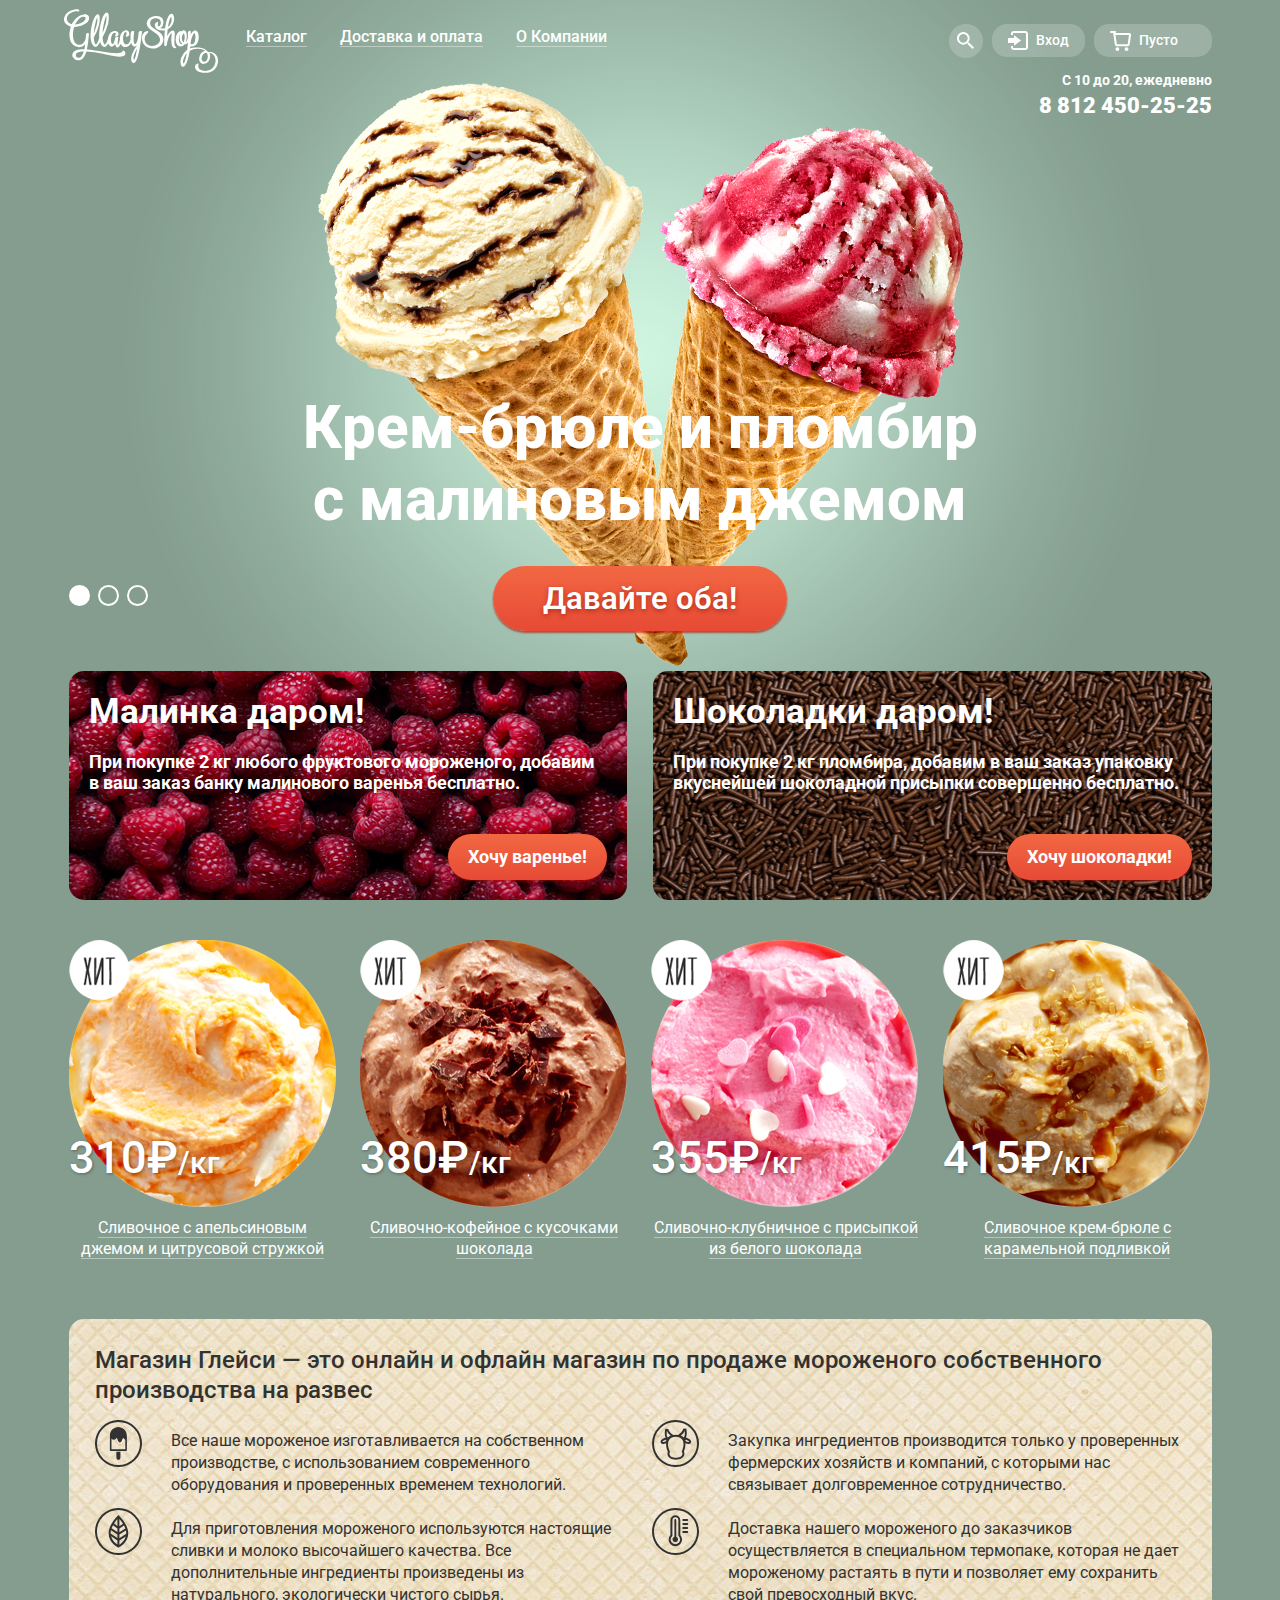
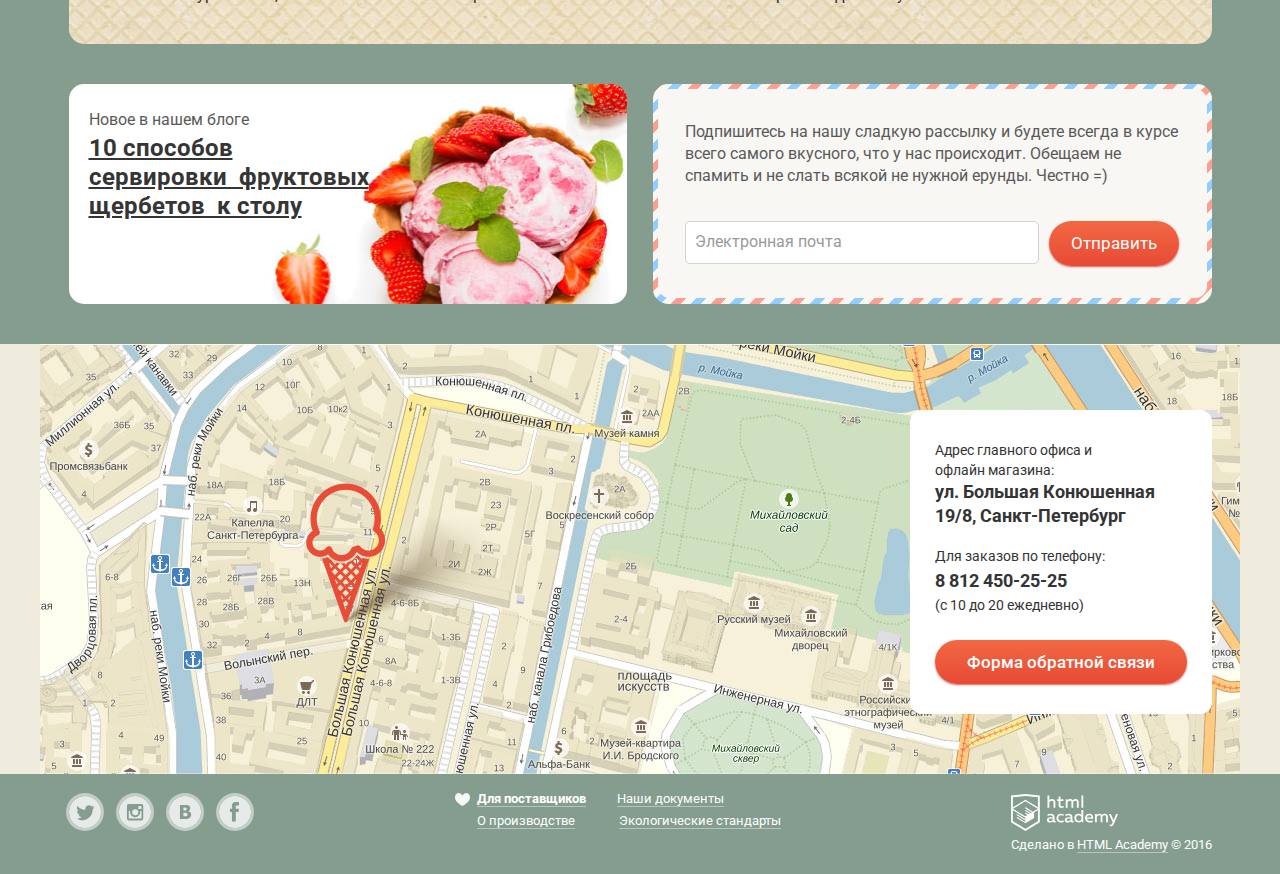
<file: index.html>
<!DOCTYPE html>
<html lang="ru">

<head>
	<meta charset="utf-8">
	<title>HTML Academy: Глейси</title>
	<link href="https://fonts.googleapis.com/css?family=Roboto:700,900,500,400&subset=latin,cyrillic" rel="stylesheet" type="text/css">
	<link rel="stylesheet" href="css/normalize.css">
	<link rel="stylesheet" href="css/style.min.css">
</head>

<body>
	<input type="radio" id="btn-1" name="toggle" checked>
	<input type="radio" id="btn-2" name="toggle">
	<input type="radio" id="btn-3" name="toggle">
	<div class="site-wrapper">
		<div class="content-wrapper">
			<header class="main-header clearfix">
				<div class="logo">
					<img src="img/logo.svg" alt="Gllacy-Shop" width="154" height="64">
				</div>
				<nav class="main-nav">
					<ul>
						<li class="item-top list-nav"><a href="catalog.html"><span>Каталог</span></a>
							<ul class="item-down">
								<li><a href="#" class="link-new"><b class="new-items">Новинки</b></a></li>
								<li><a href="catalog.html">Сливочное</a></li>
								<li><a href="#">Щербеты</a></li>
								<li><a href="#">Фруктовый лед</a></li>
								<li><a href="#">Мелорин</a></li>
							</ul>
						</li>
						<li class="item-top"><a href="#"><span>Доставка и оплата</span></a></li>
						<li class="item-top"><a href="#"><span>О Компании</span></a></li>
					</ul>
				</nav>
				<div class="user-block">
					<div class="search">
						<form action="https://echo.htmlacademy.ru" method="post">
							<input type="search" name="search" placeholder="Что ищем?">
						</form>
					</div>
					<div class="user-input">
						<a href="#">Вход</a>
						<form action="https://echo.htmlacademy.ru" method="post" name="user-input">
							<input type="email" name="email" placeholder="Электронная почта" required>
							<input type="password" name="password" placeholder="Пароль" required>
							<button class="user-input__btn btn" type="submit" name="user-input">Войти</button>
							<a href="#">Забыли пороль?</a>
							<a href="#">Новая регистрация</a>
						</form>
					</div>
					<div class="cart">
						<a class="cart__click" href="#">Пусто</a>
						<div class="cart__list">
							<table>
								<tr class="row1">
									<td>
										<button class="cart__product-del" type="button" name="delede"></button>
									</td>
									<td class="img-product"></td>
									<td class="cart__product-name">Пломбир с апельсиновым джемом </td>
									<td class="cart__massa">1,5 кг</td>
									<td class="cart__price">х 200 руб.</td>
									<td>300 руб.</td>
								</tr>
								<tr class="row2">
									<td>
										<button class="cart__product-del" type="button" name="delede"></button>
									</td>
									<td class="img-product"></td>
									<td class="cart__product-name">Клубничный пломбир с присыпкой из&nbsp;белого шоколада </td>
									<td class="cart__massa">1,5 кг</td>
									<td class="cart__price">х 300 руб.</td>
									<td>450 руб.</td>
								</tr>
								<tr>
									<td colspan="5">Итого:&nbsp;</td>
									<td>750 руб.</td>
								</tr>
							</table>
							<a href="#" class="btn cart__order">Оформить заказ</a>
						</div>
					</div>
					<p class="opening-hours">С 10 до 20, ежедневно
						<span>8&nbsp;812 450-25-25</span>
					</p>
				</div>
			</header>
			<section class="slider">
				<div class="slide" id="slide1">
					<div class="slide-title">Крем-брюле и пломбир с малиновым джемом</div>
					<a class="slide-btn" href="#">Давайте оба!</a>
				</div>
				<div class="slide" id="slide2">
					<div class="slide-title">Шоколадный пломбир и лимонный сорбет</div>
					<a class="slide-btn" href="#">Давайте оба!</a>
				</div>
				<div class="slide" id="slide3">
					<div class="slide-title">Пломбир с помадкой и клубничный щербет</div>
					<a class="slide-btn" href="#">Давайте оба!</a>
				</div>
				<div class="slider-controls">
					<label for="btn-1"></label>
					<label for="btn-2"></label>
					<label for="btn-3"></label>
				</div>
			</section>
			<section class="banners clearfix">
				<article class="banner banner-left">
					<b>Малинка даром!</b>
					<p>При покупке 2 кг любого фруктового мороженого, добавим в ваш заказ банку малинового варенья бесплатно.</p>
					<button class="btn banner__btn" type="button" name="button">Хочу варенье!</button>
				</article>
				<article class="banner banner-right">
					<b>Шоколадки даром!</b>
					<p>При покупке 2 кг пломбира, добавим в ваш заказ упаковку вкуснейшей шоколадной присыпки совершенно бесплатно.</p>
					<button class="btn banner__btn" type="button" name="button">Хочу шоколадки! </button>
				</article>
			</section>
			<section class="showcase clearfix">
				<article class="product product-showcase">
					<div class="image flag">
						<img src="img/products/product-01.png" alt="Сливочное с апельсиновым джемом и цитрусовой стружкой" width="268">
						<div class="price"><b>310&#8381;</b>/кг</div>
					</div>
					<a class="product__title" href="#">
						<span>Сливочное с апельсиновым джемом и цитрусовой стружкой</span>
					</a>
					<div class="product-hover">
						<a class="product-hover__btn btn" href="#">Быстрый просмотр </a>
					</div>
				</article>
				<article class="product product-showcase">
					<div class="image flag">
						<img src="img/products/product-02.png" alt="Сливочно-кофейное с кусочками шоколада" width="268">
						<div class="price"><b>380&#8381;</b>/кг</div>
					</div>
					<a class="product__title" href="#">
						<span>Сливочно-кофейное с кусочками шоколада</span>
					</a>
					<div class="product-hover">
						<a class="product-hover__btn btn" href="#">Быстрый просмотр </a>
					</div>
				</article>
				<article class="product product-showcase">
					<div class="image flag">
						<img src="img/products/product-03.png" alt="Сливочно-клубничное с присыпкой из белого шоколада" width="268">
						<div class="price"><b>355&#8381;</b>/кг</div>
					</div>
					<a class="product__title" href="#">
						<span>Сливочно-клубничное с присыпкой из белого шоколада</span>
					</a>
					<div class="product-hover">
						<a class="product-hover__btn btn" href="#">Быстрый просмотр </a>
					</div>
				</article>
				<article class="product product-showcase">
					<div class="image flag">
						<img src="img/products/product-04.png" alt="Сливочное крем-брюле с карамельной подливкой" width="268">
						<div class="price"><b>415&#8381;</b>/кг</div>
					</div>
					<a class="product__title" href="#">
						<span>Сливочное крем-брюле с карамельной подливкой</span>
					</a>
					<div class="product-hover">
						<a class="product-hover__btn btn" href="#">Быстрый просмотр </a>
					</div>
				</article>
			</section>
			<section class="seo clearfix">
				<strong class="seo__title">Магазин Глейси  — это онлайн и офлайн магазин по продаже мороженого собственного производства на развес</strong>
				<p>Все наше мороженое изготавливается на собственном производстве, с использованием современного оборудования и проверенных временем технологий.</p>
				<p>Закупка ингредиентов производится только у проверенных фермерских хозяйств и компаний, с которыми нас связывает долговременное сотрудничество.</p>
				<p>Для приготовления мороженого используются настоящие сливки и молоко высочайшего качества. Все дополнительные ингредиенты произведены из натурального, экологически чистого сырья. </p>
				<p>Доставка нашего мороженого до заказчиков осуществляется в специальном термопаке, которая не дает мороженому растаять в пути и позволяет ему сохранить свой превосходный вкус.</p>
			</section>
			<section class="news-block clearfix">
				<article class="news-block__item news-blog">
					<b>Новое в нашем блоге</b>
					<div class="wrapper-link">
						<a href="#">10 способов сервировки&nbsp; фруктовых щербетов&nbsp; к&nbsp;столу</a>
					</div>
				</article>
				<div class="news-block__item newsletter-subscription">
					<form action="https://echo.htmlacademy.ru" method="post">
						<p>Подпишитесь на нашу сладкую рассылку и будете всегда в курсе всего самого вкусного, что у нас происходит. Обещаем не спамить и не слать всякой не нужной ерунды. Честно =)</p>
						<button class="newsletter-btn btn" type="submit" name="submit-email">Отправить</button>
						<div class="input-wrapper">
							<input id="newsletter" type="text" name="email-newsletter" required>
							<div class="wrapper-placeholder">
								<label for="newsletter" class="placeholder-email">Электронная почта</label>
							</div>
						</div>
					</form>
				</div>
			</section>
		</div>
		<div class="map-wrapper" id="yandex-map">
			<div class="content-wrapper">
				<div class="contacts-info">
					<p>Адрес главного офиса и
						<br>офлайн магазина:
						<br>
						<b class="contacts">ул. Большая Конюшенная 19/8, Санкт-Петербург</b></p>
					<p class="contacts-tel">Для заказов по телефону:
						<br>
						<b class="contacts">8 812 450-25-25</b>
						<br>(с 10 до 20 ежедневно)</p>
					<a class="btn contacts-btn" href="#">Форма обратной связи</a>
				</div>
			</div>
		</div>
		<div class="content-wrapper">
			<footer class="main-footer clearfix">
				<section class="footer-social">
					<a href="#" class="social-btn social-btn-tw">Твиттере</a>
					<a href="#" class="social-btn social-btn-inst">Инстаграм</a>
					<a href="#" class="social-btn social-btn-vk">В Контакте</a>
					<a href="#" class="social-btn social-btn-fb">Фейсбук</a>
				</section>
				<section class="footer-nav">
					<ul>
						<li><a href="#">Для поставщиков</a></li>
						<li><a href="#">Наши документы</a></li>
						<li><a href="#">О производстве</a></li>
						<li><a href="#">Экологические стандарты</a></li>
					</ul>
				</section>
				<section class="footer-copyright">
					<a href="https://htmlacademy.ru" class="htmlacademy-logo" target="_blank"><img src="img/logo-htmlacademy.svg" alt="HtmlAcademy"></a>
					Сделано в <a href="https://htmlacademy.ru" target="_blank">HTML Academy</a> &copy; 2016
				</section>
			</footer>
		</div>
	</div>
	<div class="form-feedback">
		<div class="feedback-popup clearfix">
			<div class="close"></div>
			<h2 class="feedback-popup__title">Мы обязательно вам ответим!</h2>
			<form action="https://echo.htmlacademy.ru" method="post">
				<input id="us-nam" type="text" name="user-name" required>
				<div class="wrapper-placeholder">
					<label class="placeholder-name" for="us-nam">Как вас зовут ?</label>
				</div>
				<input id="fb-email" type="text" name="user-mail" required>
				<div class="wrapper-placeholder">
					<label class="placeholder-email" for="fb-email">Ваша почта для ответа ?</label>
				</div>
				<textarea name="user-spam" id="spam" required></textarea>
				<div class="wrapper-placeholder">
					<label class="placeholder-spam" for="spam">Напишите что-нибудь...</label>
				</div>
				<button class="feedback-btn btn" type="submit" name="feedback-email">Отправить</button>
			</form>
		</div>
	</div>
	<script type="text/javascript" charset="utf-8" src="https://api-maps.yandex.ru/services/constructor/1.0/js/?sid=ON5h-TjftL0PH4Al54mWabH_V998vWcS&height=430&id=yandex-map&lang=ru_RU&sourceType=constructor"></script>
	<script src="js/main.min.js"></script>
</body>

</html>
</file>
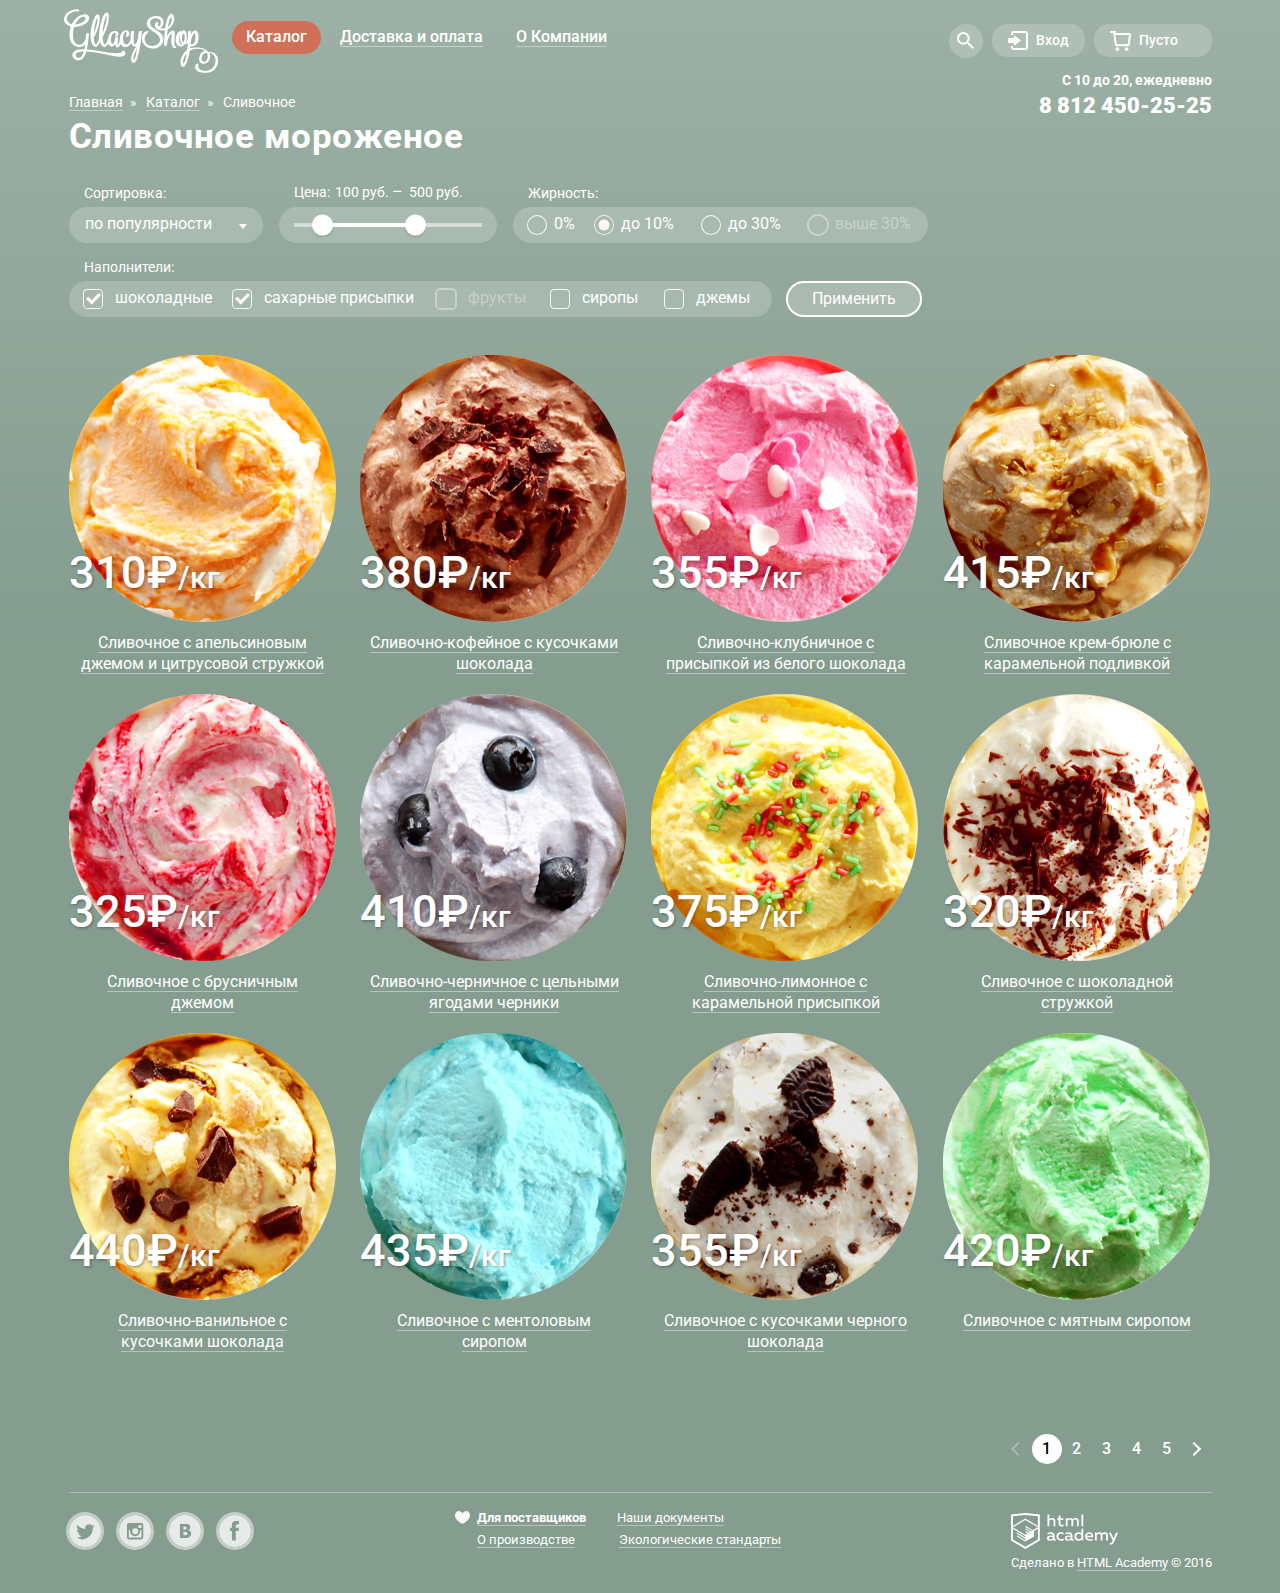
<file: catalog.html>
<!DOCTYPE html>
<html lang="ru">

<head>
	<meta charset="utf-8">
	<title>HTML Academy: Глейси</title>
	<link href="https://fonts.googleapis.com/css?family=Roboto:700,900,500,400&subset=latin,cyrillic" rel="stylesheet" type="text/css">
	<link rel="stylesheet" href="css/normalize.css">
	<link rel="stylesheet" href="css/style.min.css">
</head>

<body>
	<div class="site-wrapper site-wrapper--gradient">
		<div class="content-wrapper">
			<header class="main-header clearfix">
				<div class="main-header__left-column clearfix">
					<a href="index.html" class="logo">
						<img src="img/logo.svg" alt="Gllacy-Shop" width="154" height="64">
					</a>
					<nav class="main-nav">
						<ul>
							<li class="item-top item-top--inner list-nav"><span>Каталог</span>
								<ul class="item-down">
									<li><a href="#" class="link-new"><b class="new-items">Новинки</b></a></li>
									<li class="item-down--inner">Сливочное</li>
									<li><a href="#">Щербеты</a></li>
									<li><a href="#">Фруктовый лед</a></li>
									<li><a href="#">Мелорин</a></li>
								</ul>
							</li>
							<li class="item-top"><a href="#"><span>Доставка и оплата</span></a></li>
							<li class="item-top"><a href="#"><span>О Компании</span></a></li>
						</ul>
					</nav>
					<div class="breadcrumbs">
						<a href="index.html">Главная</a>»
						<a href="#">Каталог</a>»
						<span class="activ">Сливочное</span>
					</div>
				</div>
				<div class="user-block">
					<div class="search">
						<form action="https://echo.htmlacademy.ru" method="post">
							<input type="search" name="search" placeholder="Что ищем?">
						</form>
					</div>
					<div class="user-input">
						<a href="#">Вход</a>
						<form action="https://echo.htmlacademy.ru" method="post" name="user-input">
							<input type="email" name="email" placeholder="Электронная почта" required>
							<input type="password" name="password" placeholder="Пароль" required>
							<button class="user-input__btn btn" type="submit" name="user-input">Войти</button>
							<a href="#">Забыли пороль?</a>
							<a href="#">Новая регистрация</a>
						</form>
					</div>
					<div class="cart">
						<a class="cart__click" href="#">Пусто</a>
						<div class="cart__list">
							<table>
								<tr class="row1">
									<td>
										<button class="cart__product-del" type="button" name="delede"></button>
									</td>
									<td class="img-product"></td>
									<td class="cart__product-name">Пломбир с апельсиновым джемом </td>
									<td class="cart__massa">1,5 кг</td>
									<td class="cart__price">х 200 руб.</td>
									<td>300 руб.</td>
								</tr>
								<tr class="row2">
									<td>
										<button class="cart__product-del" type="button" name="delede"></button>
									</td>
									<td class="img-product"></td>
									<td class="cart__product-name">Клубничный пломбир с присыпкой из&nbsp;белого шоколада </td>
									<td class="cart__massa">1,5 кг</td>
									<td class="cart__price">х 300 руб.</td>
									<td>450 руб.</td>
								</tr>
								<tr>
									<td colspan="5">Итого:&nbsp;</td>
									<td>750 руб.</td>
								</tr>
							</table>
							<a href="#" class="btn cart__order">Оформить заказ</a>
						</div>
					</div>
					<p class="opening-hours">С 10 до 20, ежедневно
						<span>8&nbsp;812 450-25-25</span>
					</p>
				</div>
			</header>
			<div class="catalog-wrapper clearfix">
				<div class="catalog-creamy clearfix">
					<h1 class="catalog-creamy__title">Сливочное мороженое</h1>
					<section class="catalog-creamy__filter clearfix">
						<form action="https://echo.htmlacademy.ru" method="post" name="catalog-creamy__filter">
							<div class="filter-sorting">
								<label class="sorting__title title">Сортировка:</label>
								<select name="choice" class="sorting__select">
									<option value="popular" selected>по популярности</option>
									<option value="descending-pictures">сначала недорогие</option>
									<option value="increasing-price">сначала дорогие</option>
									<option value="of-fat">по жирности</option>
								</select>
							</div>
							<div class="filter-range">
								<label class="min-range">Цена:
									<input type="text" name="min-gange" value="100">руб.
								</label>
								<span>–</span>
								<label class="max-range">
									<input type="text" name="max-gange" value="500">руб.
								</label>
								<div class="range-control">
									<div class="scale">
										<div class="bar"></div>
										<div class="range-toggle pange-taggle--min"></div>
										<div class="range-toggle pange-taggle--max"></div>
									</div>
								</div>
							</div>
							<div class="filter-of-fat">
								<span class="title">Жирность:</span>
								<div class="filter-of-fat__inner-wrapper">
									<input id="0%" type="radio" name="fat" value="0%">
									<input id="10%" type="radio" name="fat" value="10%" checked>
									<input id="30%" type="radio" name="fat" value="30%">
									<input id="top30%" type="radio" name="fat" value="top30%" disabled>
									<label for="0%"><span>0%</span></label>
									<label for="10%"><span>до 10%</span></label>
									<label for="30%"><span>до 30%</span></label>
									<label for="top30%"><span>выше 30%</span></label>
								</div>
							</div>
							<div class="filter-fillers">
								<span class="title">Наполнители:</span>
								<div class="filter-fillers__inner-wrapper">
									<input type="checkbox" id="chocolate" name="filler-chocolate" checked>
									<input type="checkbox" id="sugar-powder" name="filler-sugar-powder" checked>
									<input type="checkbox" id="fruit" name="filler-fruit" disabled>
									<input type="checkbox" id="syrups" name="filler-syrups">
									<input type="checkbox" id="jams" name="filler-jams">
									<label for="chocolate"><span>шоколадные</span></label>
									<label for="sugar-powder"><span>сахарные присыпки</span></label>
									<label for="fruit"><span>фрукты</span></label>
									<label for="syrups"><span>сиропы</span></label>
									<label for="jams"><span>джемы</span></label>
								</div>
							</div>
							<input class="btn-filter-form btn" type="submit" value="Применить" name="submit-filter-form">
						</form>
					</section>
					<section class="contents-directory clearfix">
						<article class="product">
							<div class="image">
								<img src="img/products/product-01.png" alt="Сливочное с апельсиновым джемом и цитрусовой стружкой" width="268">
								<div class="price"><b>310&#8381;</b>/кг</div>
							</div>
							<div class="product__title">
								<span>Сливочное с апельсиновым джемом и цитрусовой стружкой</span>
							</div>
							<div class="product-hover">
								<a class="product-hover__btn btn" href="#">Быстрый просмотр</a>
							</div>
						</article>
						<article class="product">
							<div class="product-hover">
								<a class="product-hover__btn btn" href="#">Быстрый просмотр </a>
							</div>
							<div class="image">
								<img src="img/products/product-02.png" alt="Сливочно-кофейное с кусочками шоколада" width="268">
								<div class="price"><b>380&#8381;</b>/кг</div>
							</div>
							<div class="product__title">
								<span>Сливочно-кофейное с кусочками шоколада</span>
							</div>
						</article>
						<article class="product">
							<div class="product-hover">
								<a class="product-hover__btn btn" href="#">Быстрый просмотр</a>
							</div>
							<div class="image">
								<img src="img/products/product-03.png" alt="Сливочно-клубничное с присыпкой из белого шоколада" width="268">
								<div class="price"><b>355&#8381;</b>/кг</div>
							</div>
							<div class="product__title">
								<span>Сливочно-клубничное с присыпкой из белого шоколада</span>
							</div>
						</article>
						<article class="product">
							<div class="product-hover">
								<a class="product-hover__btn btn" href="#">Быстрый просмотр</a>
							</div>
							<div class="image">
								<img src="img/products/product-04.png" alt="Сливочное крем-брюле с карамельной подливкой" width="268">
								<div class="price"><b>415&#8381;</b>/кг</div>
							</div>
							<div class="product__title">
								<span>Сливочное крем-брюле с карамельной подливкой</span>
							</div>
						</article>
						<article class="product">
							<div class="product-hover">
								<a class="product-hover__btn btn" href="#">Быстрый просмотр</a>
							</div>
							<div class="image">
								<img src="img/products/product-05.png" alt="Сливочное с брусничным джемом" width="268">
								<div class="price"><b>325&#8381;</b>/кг</div>
							</div>
							<div class="product__title">
								<span>Сливочное с брусничным джемом</span>
							</div>
						</article>
						<article class="product">
							<div class="product-hover">
								<a class="product-hover__btn btn" href="#">Быстрый просмотр</a>
							</div>
							<div class="image">
								<img src="img/products/product-06.png" alt="Сливочно-черничное с цельными ягодами черники " width="268">
								<div class="price"><b>410&#8381;</b>/кг</div>
							</div>
							<div class="product__title">
								<span>Сливочно-черничное с цельными ягодами черники </span>
							</div>
						</article>
						<article class="product">
							<div class="product-hover">
								<a class="product-hover__btn btn" href="#">Быстрый просмотр</a>
							</div>
							<div class="image">
								<img src="img/products/product-07.png" alt="Сливочно-лимонное с карамельной присыпкой" width="268">
								<div class="price"><b>375&#8381;</b>/кг</div>
							</div>
							<div class="product__title">
								<span>Сливочно-лимонное с карамельной присыпкой</span>
							</div>
						</article>
						<article class="product">
							<div class="product-hover">
								<a class="product-hover__btn btn" href="#">Быстрый просмотр</a>
							</div>
							<div class="image">
								<img src="img/products/product-08.png" alt="Сливочное с шоколадной стружкой" width="268">
								<div class="price"><b>320&#8381;</b>/кг</div>
							</div>
							<div class="product__title">
								<span>Сливочное с шоколадной стружкой</span>
							</div>
						</article>
						<article class="product">
							<div class="product-hover">
								<a class="product-hover__btn btn" href="#">Быстрый просмотр</a>
							</div>
							<div class="image">
								<img src="img/products/product-09.png" alt="Сливочно-ванильное с кусочками шоколада" width="268">
								<div class="price"><b>440&#8381;</b>/кг</div>
							</div>
							<div class="product__title">
								<span>Сливочно-ванильное с кусочками шоколада</span>
							</div>
						</article>
						<article class="product">
							<div class="product-hover">
								<a class="product-hover__btn btn" href="#">Быстрый просмотр</a>
							</div>
							<div class="image">
								<img src="img/products/product-10.png" alt="Сливочноe с ментоловым сиропом" width="268">
								<div class="price"><b>435&#8381;</b>/кг</div>
							</div>
							<div class="product__title">
								<span>Сливочноe с ментоловым сиропом</span>
							</div>
						</article>
						<article class="product">
							<div class="product-hover">
								<a class="product-hover__btn btn" href="#">Быстрый просмотр</a>
							</div>
							<div class="image">
								<img src="img/products/product-11.png" alt="Сливочное с кусочками черного шоколада" width="268">
								<div class="price"><b>355&#8381;</b>/кг</div>
							</div>
							<div class="product__title">
								<span>Сливочное с кусочками черного шоколада</span>
							</div>
						</article>
						<article class="product">
							<div class="product-hover">
								<a class="product-hover__btn btn" href="#">Быстрый просмотр</a>
							</div>
							<div class="image">
								<img src="img/products/product-12.png" alt="Сливочное с мятным сиропом" width="268">
								<div class="price"><b>420&#8381;</b>/кг</div>
							</div>
							<div class="product__title">
								<span>Сливочное с мятным сиропом</span>
							</div>
						</article>
					</section>
					<div class="paginator">
						<a href="#prev" class="prev disabled">Назад</a>
						<a href="#1" class="current">1</a>
						<a href="#2">2</a>
						<a href="#3">3</a>
						<a href="#4">4</a>
						<a href="#5">5</a>
						<a href="#next" class="next">Вперёд</a>
					</div>
				</div>
			</div>
			<footer class="main-footer clearfix">
				<section class="footer-social">
					<a href="#" class="social-btn social-btn-tw">Твиттере</a>
					<a href="#" class="social-btn social-btn-inst">Инстаграм</a>
					<a href="#" class="social-btn social-btn-vk">В Контакте</a>
					<a href="#" class="social-btn social-btn-fb">Фейсбук</a>
				</section>
				<section class="footer-nav">
					<ul>
						<li><a href="#">Для поставщиков</a></li>
						<li><a href="#">Наши документы</a></li>
						<li><a href="#">О производстве</a></li>
						<li><a href="#">Экологические стандарты</a></li>
					</ul>
				</section>
				<section class="footer-copyright">
					<a href="https://htmlacademy.ru" class="htmlacademy-logo" target="_blank"><img src="img/logo-htmlacademy.svg" alt="HtmlAcademy"></a>
					Сделано в <a href="https://htmlacademy.ru" target="_blank">HTML Academy</a> &copy; 2016
				</section>
			</footer>
		</div>
	</div>
	<script src="js/main.min.js"></script>
</body>

</html>
</file>
<file: css/style.min.css>
body{background-color:#849d8f;color:#fff;font-family:"Roboto","Arial",sans-serif;font-size:18px;line-height:1.2}.clearfix::after{content:'';display:block;clear:both}.btn{display:inline-block;vertical-align:top;font-size:15px;font-weight:bold;color:#fff;border-radius:30px;text-decoration:none;padding:8px 30px;background:#f26843;background:-webkit-linear-gradient(top,#f26843 0,#e74a35 100%);background:linear-gradient(to bottom,#f26843 0,#e74a35 100%);border:0;box-shadow:0 1px 2px rgba(172,16,0,0.64)}.btn:hover{background:-webkit-linear-gradient(top,#f58669 0,#ec6f5e 100%);background:linear-gradient(to bottom,#f58669 0,#ec6f5e 100%);box-shadow:0 1px 2px rgba(172,16,0,1)}.btn:active{outline:0;background:-webkit-linear-gradient(top,#d84732 0,#e1613e 100%);background:linear-gradient(to bottom,#d84732 0,#e1613e 100%);box-shadow:inset 0 1px 2px rgba(172,16,0,1)}body>input[type="radio"]{display:none}.site-wrapper{min-width:900px;background-repeat:no-repeat;background-position:top center;-webkit-transition:background-image .5s ease,background-color 1s ease;transition:background-image .5s ease,background-color 1s ease}.site-wrapper::before,.site-wrapper::after{content:"";visibility:hidden}.site-wrapper::before,.site-wrapper::after{background-image:url("../img/slider-main-pic1.png")}.site-wrapper::after{background-image:url("../img/slider-main-pic2.png")}.site-wrapper--gradient{position:relative;height:647px;background-image:-webkit-linear-gradient(rgba(255,255,255,.2),rgba(255,255,255,0));background-image:linear-gradient(rgba(255,255,255,.2),rgba(255,255,255,0))}.content-wrapper{position:relative;min-width:860px;max-width:1143px;margin:0 auto;padding:0 2.3%}.main-header{font-family:"Roboto","Arial",sans-serif;font-weight:500;padding-top:9px}.main-header__left-column{float:left;width:565px}.logo{width:154px;height:64px;margin-left:-5px;float:left}.main-nav{width:396px;min-height:65px;float:left;font-size:16px;padding-left:14px}.main-nav a{color:#fff;text-decoration:none}.main-nav ul{margin:0;padding:0;list-style:none}.item-top{float:left;margin-top:18px;margin-right:5px}.item-top a{padding-left:14px;padding-right:14px}.item-top span{border-bottom:1px solid rgba(255,255,255,0.4)}.item-top:hover span{border-bottom:0}.item-top>a:hover,.list-nav:hover>a{border:1px solid #fff;color:#000;background-color:rgba(255,255,255,0.8);padding:5px 13px;border-radius:20px}.item-top>a:active{border:0;color:#333;background-color:#ededed;padding:6px 14px;border-radius:20px;box-shadow:inset 0 1px 2px #696969}.item-top--inner span{color:#fff;background-color:#d07058;padding:6px 14px;padding-bottom:8px;border-radius:20px;border:0;cursor:default}.item-down--inner{color:#fff;background-color:#d07058;font-weight:normal;padding:6px 16px;padding-left:19px;margin:5px auto;cursor:default}.list-nav{position:relative;padding-bottom:12px}.list-nav .item-down{position:absolute;display:none;min-width:145px;top:31px;left:-5px;font-size:14px;background-color:#f8f7f4;border-radius:5px;box-shadow:0 20px 30px 2px rgba(0,0,0,0.35);z-index:10}.list-nav:hover .item-down{display:block;z-index:100}.item-down a{display:block;font-weight:normal;color:#343434;padding:6px 16px;padding-right:0;padding-left:19px;margin:5px auto}.item-down a:hover{border:0;border-radius:0;background-color:#fbded7}.item-down a:active{background-color:#f6b5a5;box-shadow:none}.item-down .link-new{padding-left:10px}.item-down .new-items{border-bottom:1px solid rgba(0,0,0,0.2);font-weight:700;padding-left:9px;padding-right:59px;padding-bottom:7px}.user-block{float:right;width:270px;font-size:14px;font-weight:500;text-align:right;padding-top:15px}.search{display:inline-block;vertical-align:top;position:relative;padding:17px;background-color:rgba(255,255,255,0.2);background-image:url(../img/icons/bg-search.svg);background-repeat:no-repeat;background-position:8px 8px;border-radius:50%;font-size:0;cursor:pointer}.search:hover{background-color:#f8f7f4;background-image:url(../img/icons/bg-search-hov.svg);background-repeat:no-repeat;background-position:8px 8px}.search::after,.user-input::after,.cart::after{display:block;position:absolute;top:20px;left:0;content:'';width:34px;height:30px}.search form{display:none;position:absolute;color:#999;font-family:"Roboto","Arial",sans-serif;font-size:14px;font-weight:normal;border:15px solid #f8f7f4;background-color:#f8f7f4;border-radius:5px;box-shadow:0 20px 30px 2px rgba(0,0,0,0.35);top:36px;left:-237px}.search:hover form{display:block;z-index:100}.search input{box-sizing:border-box;outline:0;min-width:241px;border:1px solid #d3d3d2;border-radius:4px;font:inherit;color:inherit;padding:10px 11px;vertical-align:middle}.user-input{display:inline-block;vertical-align:top;position:relative;font-size:0;margin-left:6px}.user-input>a{display:block;color:#fff;text-decoration:none;padding:8px 16px;padding-left:44px;background-color:rgba(255,255,255,0.2);background-image:url(../img/icons/bg-input.svg);background-repeat:no-repeat;background-position:16px center;border-radius:15px;font-size:14px}.user-input:hover>a{background-color:#f8f7f4;background-image:url(../img/icons/bg-input-hov.svg);color:#323232;font-weight:500}.user-input::after{top:20px;left:4px;width:85px;height:30px}.user-input form{display:none;position:absolute;width:272px;padding:15px;padding-top:20px;padding-bottom:13px;color:#999;font-family:"Roboto","Arial",sans-serif;font-size:14px;font-weight:normal;line-height:22.5px;background:#f8f7f4;border-radius:5px;box-shadow:0 20px 30px 2px rgba(0,0,0,0.35);top:36px;left:-180px;box-sizing:border-box;text-align:left;z-index:10}.user-input:hover>form[name="user-input"]{display:block;z-index:100}.user-input input{box-sizing:border-box;width:242px;margin-bottom:10px;outline:0;min-width:241px;border:1px solid #d3d3d2;border-radius:4px;padding:10px 11px}.user-input__btn{display:block;float:left;margin-top:5px;margin-right:20px}form[name="user-input"] a{font-size:13px;color:#333}form[name="user-input"] a:hover{color:#ec593c}.cart{position:relative;display:inline-block;vertical-align:top;font-size:0;margin-left:6px}.cart::after{top:20px;left:4px;width:110px;height:30px}.cart .cart__click{display:block;vertical-align:top;color:#fff;text-decoration:none;padding:8px 34px;padding-left:45px;background-color:rgba(255,255,255,0.2);background-image:url(../img/icons/bg-cart.svg);background-repeat:no-repeat;background-position:16px center;border-radius:15px;font-size:14px}.cart:hover .cart__click{color:#f8f7f4;background-color:#f8f7f4;background-image:url(../img/icons/bg-cart-hov.svg),url(../img/icons/bg-cart-filled.svg);background-repeat:no-repeat;background-position:16px center,20px 10px}.cart:hover .cart__click::before{content:"2 товара";position:absolute;color:#313131}.cart:hover .cart__list{display:block;z-index:100}.cart__list{display:none;position:absolute;padding:15px;background-color:#f8f7f4;font-size:13px;color:#333;border-radius:5px;top:36px;right:0;box-shadow:0 20px 30px 2px rgba(0,0,0,0.35)}.cart__list table{width:510px;border-collapse:collapse;text-align:left}.cart__list td{padding:10px 0}.cart__product-del{position:relative;width:23px;height:23px;border:0;background:0;outline:0;cursor:pointer}.cart__product-del::before,.cart__product-del::after{position:absolute;content:'';height:1px;width:14px;background:#000;left:0;top:7px}.cart__product-del::before{-webkit-transform:rotate(45deg);transform:rotate(45deg)}.cart__product-del::after{-webkit-transform:rotate(-45deg);transform:rotate(-45deg)}.img-product{width:43px}.row1 .img-product{background:url(../img/products/product-01.png) no-repeat left;background-size:33px 33px}.row2 .img-product{background:url(../img/products/product-03.png) no-repeat left 7px;background-size:33px 33px}.cart__product-name{width:245px}.cart__massa{width:7%}.cart__price{color:gray}.cart__list tr:last-child{font-size:15px;font-weight:bold;color:#333}td[colspan="5"]{text-align:right;border-top:1px solid #cacac7;padding-top:15px}td[colspan="5"]+td{border-top:1px solid #cacac7;padding-top:15px}.cart__order{float:right;padding-left:20px;padding-right:20px;margin-bottom:10px}.opening-hours{font-size:14px;font-weight:bold;margin-bottom:0;text-align:right;width:175px;float:right}.opening-hours span{font-size:22px;font-weight:900;line-height:1.5}.breadcrumbs{float:left;font-size:14px;font-weight:normal;margin-top:20px}.breadcrumbs a{color:#fff;text-decoration:none;margin:0 7px;margin-left:6px;border-bottom:1px solid rgba(255,255,255,0.4)}.breadcrumbs a:hover,.breadcrumbs a:active{color:#ffbc9e;border-color:rgba(255,188,158,0.3)}.breadcrumbs a:first-child{margin-left:0}.breadcrumbs span{margin-left:6px}.slider{position:relative;padding-top:270px;margin-bottom:40px;text-align:center;color:#fff}.slide{display:none}.slide-title{width:700px;margin:0 auto;margin-bottom:30px;font-weight:800;font-size:60px}.slide-btn{display:inline-block;padding:12px 50px;font-weight:600;font-size:31px;line-height:41px;vertical-align:top;color:#fff;text-decoration:none;text-shadow:0 2px 5px rgba(160,32,11,0.76);background:#f26843;background:-webkit-linear-gradient(top,#f26843 0,#e74a35 100%);background:linear-gradient(to bottom,#f26843 0,#e74a35 100%);border-radius:100px;box-shadow:0 2px 2px rgba(172,16,0,0.64)}.slide-btn:hover{background:-webkit-linear-gradient(top,#f58669 0,#ec6f5e 100%);background:linear-gradient(to bottom,#f58669 0,#ec6f5e 100%);box-shadow:0 2px 2px rgba(172,16,0,1)}.slide-btn:active{background:-webkit-linear-gradient(top,#d84732 0,#e1613e 100%);background:linear-gradient(to bottom,#d84732 0,#e1613e 100%);box-shadow:inset 0 2px 2px rgba(172,16,0,1)}.slider-controls{position:absolute;bottom:25px;left:0;z-index:20;font-size:0}.slider-controls label{display:inline-block;width:17px;height:17px;margin-right:8px;vertical-align:top;background-color:transparent;border:2px solid #fff;border-radius:50%;cursor:pointer}.slider-controls label:hover{background-color:rgba(255,255,255,0.4)}#btn-1:checked ~ .site-wrapper #slide1,#btn-2:checked ~ .site-wrapper #slide2,#btn-3:checked ~ .site-wrapper #slide3{display:block}#btn-1:checked ~ .site-wrapper{background-color:#849d8f;background-image:url("../img/slider-main-pic1.png")}#btn-2:checked ~ .site-wrapper{background-color:#8996a6;background-image:url("../img/slider-main-pic2.png")}#btn-3:checked ~ .site-wrapper{background-color:#9d8b84;background-image:url("../img/slider-main-pic3.png")}#btn-1:checked ~ .site-wrapper label[for="btn-1"],#btn-2:checked ~ .site-wrapper label[for="btn-2"],#btn-3:checked ~ .site-wrapper label[for="btn-3"]{background-color:#fff}.banners{margin-bottom:40px}.banners .banner{padding:20px;float:left;width:48.9%;min-height:229px;border-radius:15px;box-sizing:border-box;font-weight:bold}.banners .banner-left{background:#7e162c url(../img/bg-banner-raspderry.png) repeat-y center}.banners .banner-right{background:#462a1c url(../img/bg-banner-chocolate.png) repeat-y center;float:right}.banners b{font-size:35px}.banners p{min-height:65px}.banners .banner__btn{font-size:18px;line-height:34px;float:right;padding:6px 20px}.showcase,.contents-directory{font-size:0;margin-bottom:40px}.contents-directory{margin-bottom:52px}.product{width:23.5%;display:inline-block;vertical-align:top;margin-right:2%;text-align:center;position:relative;margin-bottom:20px}.product:nth-child(4n){margin-right:0}.product::before{content:'';display:none;position:absolute;background-color:rgba(255,255,255,0.3);left:-6px;right:-6px;top:-8px;bottom:-8px}.image{position:relative;margin-bottom:10px;background-color:#c5c5c5;border-radius:50%;text-align:left;max-width:267px}.image img{max-width:100%;height:auto}.flag::before{content:'';position:absolute;width:61px;height:61px;background-image:url(../img/bg-flag.png)}.price{position:absolute;bottom:14%;left:0;font-size:30px;line-height:13.13px;font-weight:500;text-shadow:1px 1px 3px rgba(49,50,53,0.5)}.price b{font-size:45px;font-weight:500}.product__title{position:relative;text-align:center;font-size:16px;line-height:21px;color:#fff;text-decoration:none;width:93%;margin:0 auto}a.product__title:hover,a.product__title:hover span,a.product__title:active,a.product__title:active span{color:#ffbc9e;border-color:rgba(255,188,158,0.3)}.product span{border-bottom:1px solid rgba(255,255,255,0.4);font-weight:400}.product-hover{position:absolute;background-color:rgba(255,255,255,0.3);left:-6px;right:-6px;display:none;bottom:-82px;padding:20px 0;z-index:10}.product:hover .product-hover,.product:hover:before{display:block}.product-hover__btn{position:relative;top:84.5%;display:block;padding-left:10px;padding-right:10px;width:174px;text-align:center;margin:0 auto}.seo{margin-bottom:40px;min-height:306px;font-size:0;background-color:#eee1c5;background-image:url(../img/bg-seo.jpg);padding:2.3%;border-radius:15px;box-sizing:border-box;color:#323232}.seo__title{display:block;font-size:24px;font-weight:500;line-height:30px;margin-bottom:15px}.seo p{display:inline-block;width:48.9%;vertical-align:top;margin:0;margin-bottom:12px;padding-top:10px;padding-left:7%;background-image:url(../img/icons/ice-cream.svg);background-repeat:no-repeat;font-size:16px;font-weight:normal;line-height:22px;box-sizing:border-box}.seo p:nth-child(2n){margin-right:2.2%}.seo p:nth-child(3){background-image:url(../img/icons/cow.svg);background-repeat:no-repeat}.seo p:nth-child(4){background-image:url(../img/icons/leaf.svg);background-repeat:no-repeat}.seo p:nth-child(5){background-image:url(../img/icons/thermometer.svg);background-repeat:no-repeat}.news-block{margin-bottom:40px}.news-block__item{padding:20px;float:left;width:48.9%;min-height:220px;border-radius:15px;box-sizing:border-box;font-weight:bold}.news-blog{background-color:#fff;background-image:url(../img/bg-newsblog.jpg);background-repeat:no-repeat;background-position:right}.news-blog>b{display:block;color:#5a5a58;font-size:16px;font-weight:normal;line-height:28px;padding-top:2px}.wrapper-link{width:290px}.wrapper-link>a:hover{color:#ec593c}.wrapper-link>a:active{color:#ec593c}.wrapper-link>a{color:#353535;font-size:24px;font-weight:bold;line-height:29px;background-color:rgba(255,255,255,0.8)}.newsletter-subscription{float:right;background-image:-webkit-repeating-linear-gradient(315deg,#f8f7f4 14px,#92cdff 14px,#92cdff 21px,#f8f7f4 21px,#f8f7f4 28px,#fe9e90 28px,#fe9e90 35px,#f8f7f4 35px,#f8f7f4 42px);background-image:repeating-linear-gradient(135deg,#f8f7f4 14px,#92cdff 14px,#92cdff 21px,#f8f7f4 21px,#f8f7f4 28px,#fe9e90 28px,#fe9e90 35px,#f8f7f4 35px,#f8f7f4 42px);padding:5px}.newsletter-subscription form{font-size:16px;font-weight:normal;line-height:24.3px;background-color:#f8f7f4;padding:16px 5%;border-radius:12px}.newsletter-subscription p{color:#5a5a5a;line-height:22px;min-height:89px;margin-bottom:11px}.input-wrapper{margin-right:140px}.newsletter-subscription input{outline:0;font-family:"Roboto","Arial",sans-serif;font-size:16px;font-weight:bold;color:#353535;border:1px solid #d3d3d3;border-radius:5px;box-sizing:border-box;padding:11px 9px;margin-bottom:18px;width:100%}.newsletter-btn{font-size:17px;font-weight:normal;padding:10px 22px;float:right;margin-bottom:3%}.map-wrapper{margin:0 auto;min-height:430px;background-color:#efecde;background-image:url(../img/bg-map.jpg);background-repeat:no-repeat;background-position:center}.contacts-info{position:relative;float:right;top:66px;width:302px;min-height:304px;background-color:#fff;border-radius:12px;color:#343434;font-size:14px;line-height:20px;padding:25px;box-sizing:border-box;z-index:10}.contacts-info .contacts{font-size:18px;line-height:24px}.contacts-info p{margin-top:5px;margin-bottom:18px}p.contacts-tel{margin-bottom:25px}.contacts-tel .contacts{line-height:29px}.contacts-btn{position:relative;-webkit-transform:translateX(-50%);transform:translateX(-50%);left:50%;font-size:17px;font-weight:500;padding:12px 32px}.catalog-creamy__title{font-size:35px;line-height:30px;margin:0;margin-bottom:27px;letter-spacing:.015em}.catalog-creamy__filter{width:860px;font-size:16px;margin-bottom:28px}.catalog-creamy__filter label{font-size:14px}.filter-sorting{width:196px;float:left}.title{display:inline-block;vertical-align:top;font-size:14px;line-height:2;margin-left:15px}.sorting__title{position:relative;width:100px}.sorting__select{position:relative;border-color:transparent;background-color:rgba(255,255,255,0.2);outline:0;border-radius:50px;height:36px;width:194px;padding-bottom:3px;padding-left:15px;-webkit-appearance:none;-o-appearance:none;-moz-appearance:none;-ms-appearance:none;appearance:none;text-indent:.01px;text-overflow:''}.sorting__select::-ms-expand{display:none}.sorting__title::before{content:'';display:block;position:absolute;border-top:5px solid #fff;border-left:4px solid transparent;border-right:4px solid transparent;border-bottom:0 solid transparent;left:155px;top:45px}.sorting__select:hover{background-color:#fff;color:black}.filter-range{width:220px;float:left;margin-left:14px}.filter-range .min-range{margin-left:15px}.filter-range input{outline:0;border:0;background:transparent;color:inherit;font:inherit;font-size:14px;padding:5px 2px 6px;width:25px}.range-control{position:relative;height:36px;width:218px;background-color:rgba(255,255,255,0.2);outline:0;border-radius:50px}.range-control .scale{position:absolute;width:188px;height:4px;background-color:rgba(255,255,255,0.5);left:50%;top:50%;margin-left:-94px;margin-top:-2px}.range-control .bar{height:4px;background-color:#fff;margin-left:15%;width:50%}.range-toggle{position:absolute;width:21px;height:21px;background-color:#fff;border-radius:50%;top:50%;-webkit-transform:translateY(-50%);transform:translateY(-50%);box-shadow:0 2px 2px rgba(0,0,0,0.1);cursor:pointer}.pange-taggle--min{margin-left:-10px;left:15%}.pange-taggle--max{margin-left:17px;left:50%}.filter-of-fat,.filter-fillers{width:415px;float:left;margin-left:14px;margin-bottom:10px}.filter-of-fat__inner-wrapper,.filter-fillers__inner-wrapper{position:relative;height:36px;width:415px;background-color:rgba(255,255,255,0.2);outline:0;border-radius:50px}.filter-fillers,.filter-fillers__inner-wrapper{width:703px;margin-left:0}.filter-of-fat__inner-wrapper input,.filter-fillers__inner-wrapper input{display:none}.filter-of-fat__inner-wrapper label,.filter-fillers__inner-wrapper label{position:relative;display:inline-block;vertical-align:top;width:18px;height:18px;border-radius:50%;box-shadow:0 0 0 1px #f8f7f4;margin-left:15px;margin-right:57px;top:50%;-webkit-transform:translateY(-50%);transform:translateY(-50%)}.filter-fillers__inner-wrapper label{border-radius:20%}.filter-fillers__inner-wrapper label::before{display:none;content:'';position:absolute;left:3px;top:3px;width:10px;height:5px;border:3px solid #fff;border-top:transparent;border-right:transparent;-webkit-transform:rotate(deg45);transform:rotate(-45deg)}.filter-of-fat__inner-wrapper label:hover,.filter-fillers__inner-wrapper label:hover{box-shadow:0 0 0 1px #f8f7f4,inset 0 0 0 1px #f8f7f4}label[for="0%"]{margin-right:30px}label[for="10%"],label[for="30%"]{margin-right:70px}label span{font-size:16px;position:absolute;left:6px;top:50%;-webkit-transform:translateY(-55%);transform:translateY(-55%);display:block;padding-left:20px;width:80px}.filter-fillers__inner-wrapper span{left:11px}label[for="sugar-powder"] span{width:160px}input:checked[id="0%"] ~ label[for="0%"],input:checked[id="10%"] ~ label[for="10%"],input:checked[id="30%"] ~ label[for="30%"],input:checked[id="top30%"] ~ label[for="top30%"]{background:-webkit-radial-gradient(circle,#f8f7f4 5px,#aabab0 6px);background:radial-gradient(circle,#f8f7f4 5px,#aabab0 6px)}input:disabled[id="0%"] ~ label[for="0%"],input:disabled[id="10%"] ~ label[for="10%"],input:disabled[id="30%"] ~ label[for="30%"],input:disabled[id="top30%"] ~ label[for="top30%"],input:disabled[id="chocolate"] ~ label[for="chocolate"],input:disabled[id="sugar-powder"] ~ label[for="sugar-powder"],input:disabled[id="fruit"] ~ label[for="fruit"],input:disabled[id="syrups"] ~ label[for="syrups"],input:disabled[id="jams"] ~ label[for="jams"]{background:-webkit-radial-gradient(circle,#aabab0 5px,#aabab0 6px);background:-webkit-radial-gradient(circle,#aabab0 5px,#aabab0 6px);background:radial-gradient(circle,#aabab0 5px,#aabab0 6px);box-shadow:0 0 0 2px rgba(248,247,244,0.4);color:rgba(248,247,244,0.4)}label[for="chocolate"]{margin-right:112px}label[for="sugar-powder"]{margin-right:167px}label[for="fruit"],label[for="syrups"]{margin-right:77px}input:checked[id="chocolate"] ~ label[for="chocolate"]::before,input:checked[id="sugar-powder"] ~ label[for="sugar-powder"]::before,input:checked[id="fruit"] ~ label[for="fruit"]::before,input:checked[id="syrups"] ~ label[for="syrups"]::before,input:checked[id="jams"] ~ label[for="jams"]::before{display:block}.btn-filter-form{outline:0;margin-top:28px;margin-left:14px;background:#aabab0;font:inherit;box-shadow:inset 0 0 0 2px #fff;line-height:36px;padding:0 26px}.btn-filter-form:hover{background:#fff;color:#000;box-shadow:none}.btn-filter-form:active{background:#ededed;box-shadow:inset 0 2px 1px #696969}.paginator{min-width:210px;min-height:30px;float:right;font:inherit;font-size:0;font-weight:500;white-space:nowrap;padding:10px 0;margin-bottom:18px}.paginator a{position:relative;font-size:16px;display:inline-block;vertical-align:middle;min-width:30px;height:30px;text-decoration:none;color:#fff;text-align:center;line-height:30px;border-radius:50%}.paginator a:hover{background-color:rgba(255,255,255,0.3);color:#fff}.paginator a:active{background-color:#fff;color:#000}a.prev{font-size:0}a.next{font-size:0}a.next::before,a.prev::before{content:'';display:block;position:absolute;width:8px;height:8px;border-left:2px solid #fff;border-top:2px solid #fff;top:10px;left:11.5px}a.next::before{-webkit-transform:rotate(135deg);transform:rotate(135deg);left:7.5px}a.prev::before{-webkit-transform:rotate(-45deg);transform:rotate(-45deg)}a.next:active,a.prev:active{background-color:rgba(255,255,255,0.3)}a.current,a.current:hover,a.current:active{background-color:#fff;color:#000;cursor:default}a.disabled,a.disabled:hover,a.disabled:active{opacity:.3;background:0;cursor:default}.catalog-creamy{border-bottom:1px solid rgba(255,255,255,0.3)}.main-footer{min-height:86px;padding-top:14px}.footer-social{width:220px;float:left;font-size:0;padding-top:8px}.footer-social a{display:inline-block;vertical-align:top;width:32px;height:32px;border-radius:50%;margin-right:18px;margin-bottom:18px;background-repeat:no-repeat;box-shadow:0 0 0 3px rgba(255,255,255,0.5)}.footer-social a:hover{box-shadow:0 0 0 4px rgba(255,255,255,91)}.footer-social a:active{box-shadow:0 0 0 4px rgba(255,255,255,0.81),inset 0 2px 1px 0 #888}.social-btn-tw{background-image:url(../img/icons/icon-twit.svg)}.social-btn-inst{background-image:url(../img/icons/icon-inst.svg)}.social-btn-vk{background-image:url(../img/icons/icon-vk.svg)}.social-btn-fb{background-image:url(../img/icons/icon-fb.svg)}.footer-nav{position:absolute;left:50%;width:370px;margin-left:-185px;float:left;font-size:0}.footer-nav ul{margin:0;padding:0;list-style:none}.footer-nav li{display:inline-block;vertical-align:top;padding-left:22px;font-size:13px;font-weight:normal;text-align:right;line-height:22px;margin-right:9px}.footer-nav li:first-child{background-image:url(../img/icons/icon-heart.svg);background-repeat:no-repeat;background-position:0 center;font-weight:bold}.footer-nav li:last-child{padding-left:35px}.footer-nav a{text-decoration:none;color:#fff;border-bottom:1px solid rgba(255,255,255,0.4)}.footer-nav a:hover{color:#ffbc9e;border-color:rgba(255,188,158,0.3)}.footer-nav a:active{color:#ffbc9e;border-color:rgba(255,188,158,0.3)}.footer-copyright{padding-top:6px;float:right;font-size:13px;font-weight:normal;line-height:18px}.footer-copyright a{text-decoration:none;color:#fff;border-bottom:1px solid rgba(255,255,255,0.4)}a.htmlacademy-logo{display:block;border:0}.footer-copyright a:hover{color:#ffbc9e;border-color:rgba(255,188,158,0.3)}.footer-copyright a:active{color:#ffbc9e;border-color:rgba(255,188,158,0.3)}.form-feedback{display:none;position:fixed;background-color:rgba(0,0,0,0.3);width:100%;height:100%;top:0;left:0;z-index:100}.opener{display:block}.feedback-popup{position:absolute;top:338px;top:25.1%;left:50%;margin-left:-239px;width:478px;height:442px;background-color:#f8f7f4;border-radius:10px;z-index:1100;color:#343434;padding:15px 25px;box-sizing:border-box}.close{width:23px;height:23px;position:absolute;top:15px;right:15px;background:#f8f7f4;cursor:pointer}.close::before,.close::after{content:'';display:block;position:absolute;width:2px;height:23px;background-color:#000;-webkit-transform:;transform:rotate(45deg);left:50%}.close::after{-webkit-transform:rotate(-45deg);transform:rotate(-45deg)}.feedback-popup__title{font-size:24px;font-weight:500;margin:0}.wrapper-placeholder{position:relative}.input-wrapper label,.feedback-popup label{position:absolute;top:-34px;left:16px;font-size:16px;color:#9a9a9a;line-height:24.3px;font-weight:normal;-webkit-transition:.5s ease all;transition:.5s ease all}.input-wrapper label{top:-52px;left:10px}label.placeholder-spam{position:absolute;top:-165px}.feedback-popup input{border:1px solid rgba(178,178,178,0.51);line-height:24.3px;font-size:16px;font-weight:bold;color:#353535;padding:9px 15px;width:267px;box-sizing:border-box;border-radius:5px;margin-top:20px;outline:0}.feedback-popup textarea{display:block;width:100%;height:155px;border:1px solid rgba(178,178,178,0.51);border-radius:5px;font-size:16px;font-weight:bold;color:#353535;margin:20px 0;padding:11px 15px;outline:0;box-sizing:border-box}.input-wrapper input:hover,.feedback-popup input:hover,.feedback-popup textarea:hover{border-color:rgba(154,154,154,0.52);box-shadow:0 0 0 1px rgba(154,154,154,0.52)}.input-wrapper input:focus,.feedback-popup input:focus,.feedback-popup textarea:focus{border-color:rgba(46,136,228,0.52);box-shadow:0 0 0 1px rgba(46,136,228,0.52)}input[name="email-newsletter"]:focus ~ .wrapper-placeholder .placeholder-email,input[name="user-name"]:focus ~ .wrapper-placeholder .placeholder-name,input[name="user-mail"]:focus ~ .wrapper-placeholder .placeholder-email,textarea[name="user-spam"]:focus ~ .wrapper-placeholder .placeholder-spam{font-size:11px;color:rgba(46,136,228,0.52);-webkit-transform:translateY(-32px);transform:translateY(-32px)}input[name="email-newsletter"]:valid ~ .wrapper-placeholder .placeholder-email,input[name="user-name"]:valid ~ .wrapper-placeholder .placeholder-name,input[name="user-mail"]:valid ~ .wrapper-placeholder .placeholder-email,textarea[name="user-spam"]:valid ~ .wrapper-placeholder .placeholder-spam{font-size:11px;color:#9a9a9a;-webkit-transform:translateY(-32px);transform:translateY(-32px)}input[name="email-newsletter"]:valid,input[name="user-name"]:valid,input[name="user-mail"]:valid,textarea[name="user-spam"]:valid{border:1px solid rgba(178,178,178,0.51);box-shadow:none}.feedback-btn{font-size:17px;font-weight:bold;float:right;padding:12px 26px;float:right;border:0}
</file>
